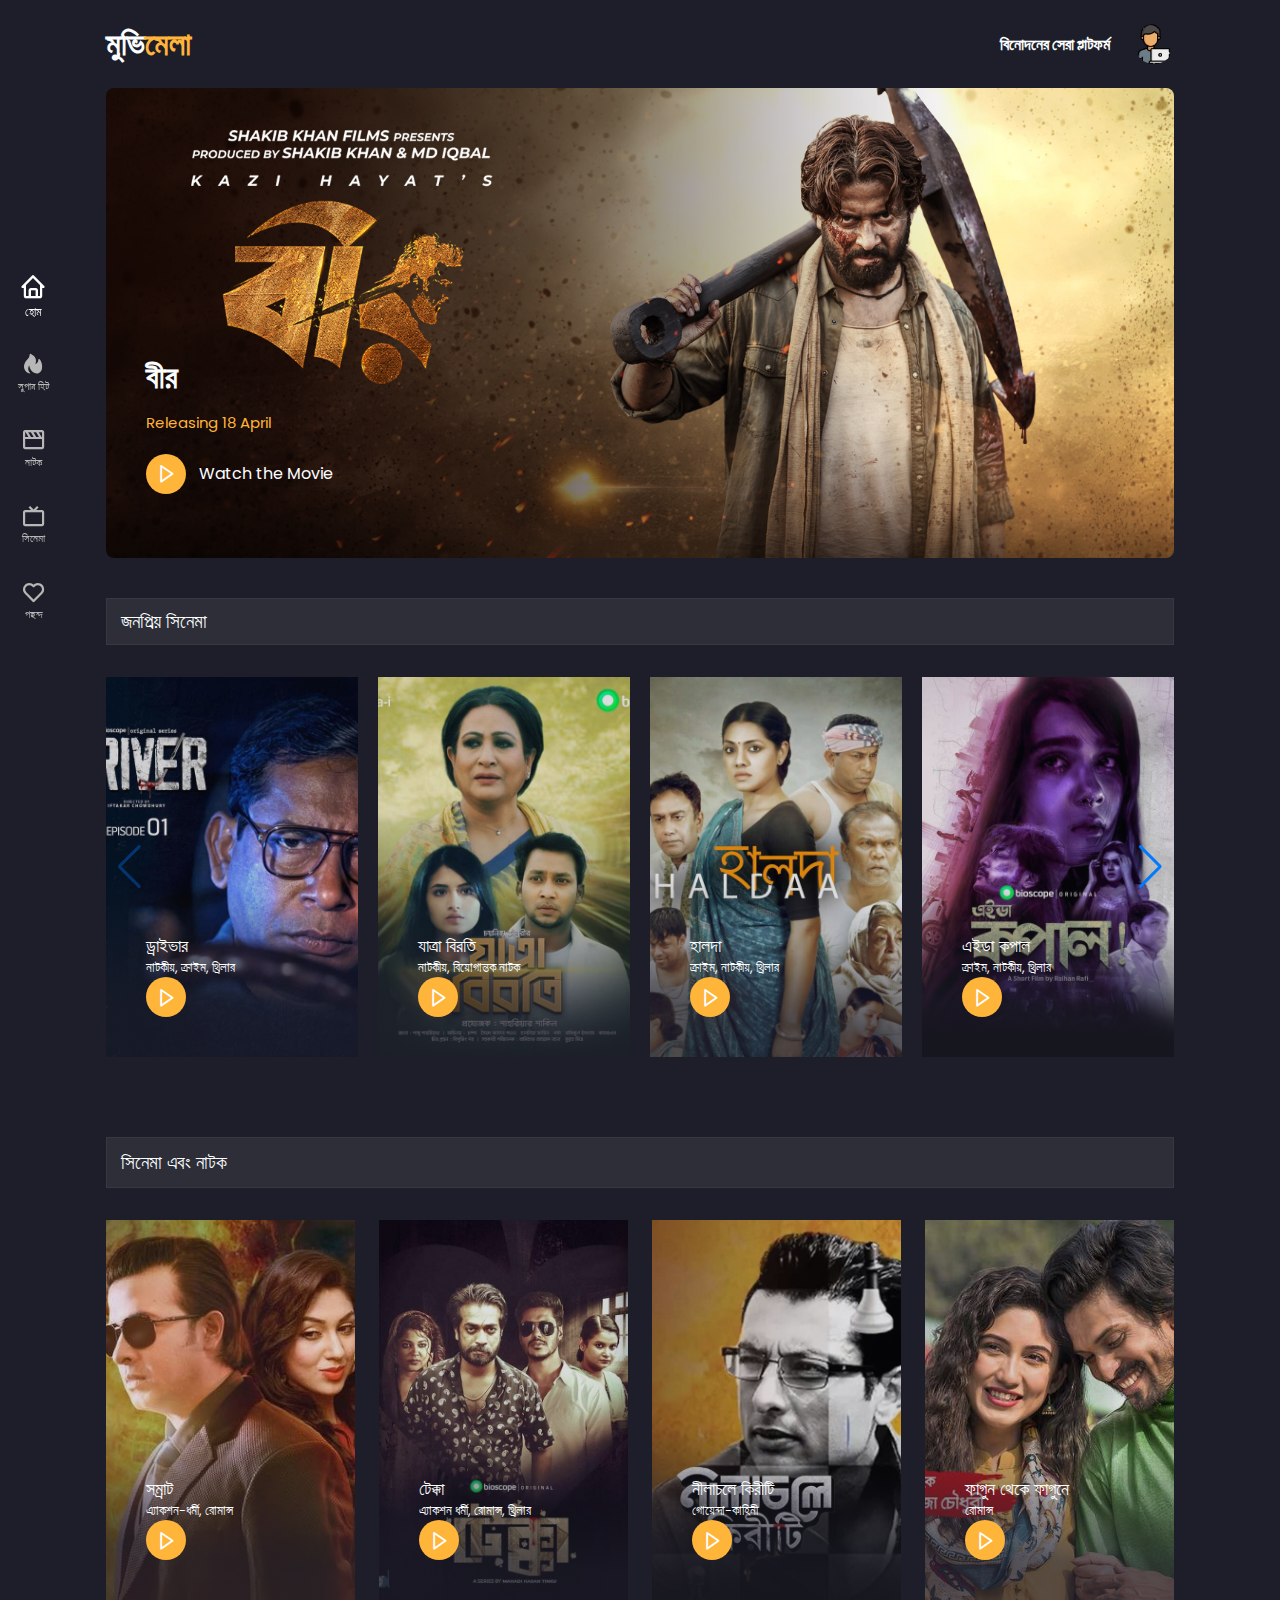
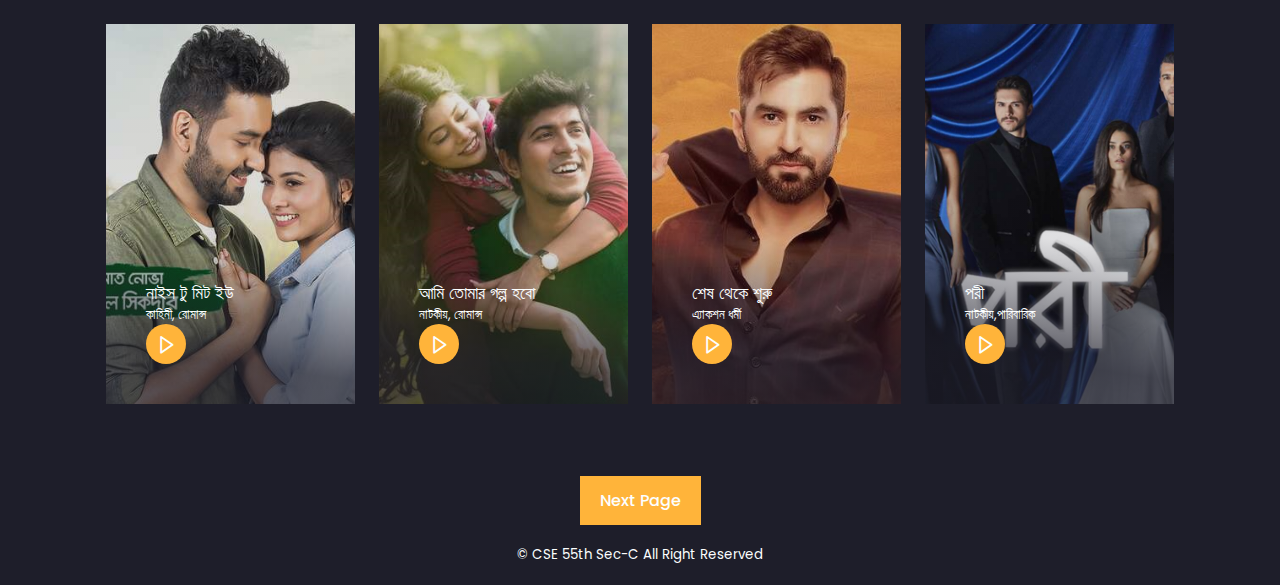
<file: index.html>
<!DOCTYPE html>
<html lang="en">
<head>
    <meta charset="UTF-8">
    <meta http-equiv="X-UA-Compatible" content="IE=edge">
    <meta name="viewport" content="width=device-width, initial-scale=1.0">
    <title>মুভিমেলা </title>
    <link rel="stylesheet" href="css/style.css">
    <link rel="stylesheet" href="css/swiper-bundle.min.css">
    <link rel="shortcut icon" href="img/fav-icon.png" type="image/x-icon">
    <link href='https://unpkg.com/boxicons@2.1.2/css/boxicons.min.css' rel='stylesheet'>

</head>
<body>
    <header>
        <div class="nav container">
            <a href="index.html" class="logo">
                মুভি<span>মেলা </span>
            </a>
            <div class="tagline">
                <h3>বিনোদনের সেরা প্লাটফর্ম</h3>
            </div>
            <!--
            <div class="search-box">
                <input type="search" name="" id="search-input" placeholder="অনুসন্ধান">
                <i class='bx bx-search'></i>

            </div>
            -->
            <a href="#" class="user">
                <img src="img/user.png" alt="" class="user-img">
            </a>

            <div class="navbar">
                <a href="#home" class="nav-link nav-active">
                    <i class='bx bx-home'></i>
                    <span class="nav-link-title">হোম</span>
                </a>
                <a href="#popular" class="nav-link">
                    <i class='bx bxs-hot' ></i>
                    <span class="nav-link-title">সুপার হিট </span>
                </a>
                <a href="play-page.html" class="nav-link">
                    <i class='bx bx-movie'></i>
                    <span class="nav-link-title">নাটক</span>
                </a>
                <a href="#movies" class="nav-link">
                    <i class='bx bx-tv' ></i>
                    <span class="nav-link-title">সিনেমা</span>
                </a>
                <a href="#home" class="nav-link">
                    <i class='bx bx-heart' ></i>
                    <span class="nav-link-title">পছন্দ</span>
                </a>
            </div>


        </div>
    </header>

<!--Landing page start-->
    <section class="home container" id="home">
        <img src="img/home-background.jpg" alt="" class="home-img">
        <div class="home-text">
            <h1 class="home-title">বীর</h1>
            <p>Releasing 18 April</p>
            <a href="play-page.html" class="watch-btn">
                <i class='bx bx-right-arrow'></i>
                <span>Watch the Movie</span>
            </a>
        </div>
    </section>
<!--Landing page end-->
<!--Popular Section start-->
    <section class="popular container" id="popular">
        <div class="heading">
            <h2 class="heading-title">জনপ্রিয় সিনেমা</h2>  
        </div>
        <div class="popular-content swiper">
            <div class="swiper-wrapper">

                <div class="swiper-slide">
                    <div class="movie-box">
                        <img src="img/popular1.jpg" alt="" class="movie-box-img">
                        <div class="box-text">
                            <h2 class="movie-title">ড্রাইভার</h2>
                            <span class="movie-type">নাটকীয়, ক্রাইম, থ্রিলার</span>
                            <a href="#" class="watch-btn play-btn">
                                <i class='bx bx-right-arrow'></i>
                            </a>
                        </div>
                    </div>
                </div>

                <div class="swiper-slide">
                    <div class="movie-box">
                        <img src="img/popular2.jpg" alt="" class="movie-box-img">
                        <div class="box-text">
                            <h2 class="movie-title">যাত্রা বিরতি</h2>
                            <span class="movie-type">নাটকীয়, বিয়োগান্তক নাটক</span>
                            <a href="#" class="watch-btn play-btn">
                                <i class='bx bx-right-arrow'></i>
                            </a>
                        </div>
                    </div>
                </div>
                <div class="swiper-slide">
                    <div class="movie-box">
                        <img src="img/popular3.jpg" alt="" class="movie-box-img">
                        <div class="box-text">
                            <h2 class="movie-title">হালদা</h2>
                            <span class="movie-type">ক্রাইম, নাটকীয়, থ্রিলার</span>
                            <a href="#" class="watch-btn play-btn">
                                <i class='bx bx-right-arrow'></i>
                            </a>
                        </div>
                    </div>
                </div>
                <div class="swiper-slide">
                    <div class="movie-box">
                        <img src="img/popular4.jpg" alt="" class="movie-box-img">
                        <div class="box-text">
                            <h2 class="movie-title">এইডা কপাল</h2>
                            <span class="movie-type">ক্রাইম, নাটকীয়, থ্রিলার</span>
                            <a href="#" class="watch-btn play-btn">
                                <i class='bx bx-right-arrow'></i>
                            </a>
                        </div>
                    </div>
                </div>
                <div class="swiper-slide">
                    <div class="movie-box">
                        <img src="img/popular5.jpg" alt="" class="movie-box-img">
                        <div class="box-text">
                            <h2 class="movie-title">কলি ২.0</h2>
                            <span class="movie-type">ক্রাইম, নাটকীয়</span>
                            <a href="#" class="watch-btn play-btn">
                                <i class='bx bx-right-arrow'></i>
                            </a>
                        </div>
                    </div>
                </div>
                <div class="swiper-slide">
                    <div class="movie-box">
                        <img src="img/popular6.jpg" alt="" class="movie-box-img">
                        <div class="box-text">
                            <h2 class="movie-title">তীরন্দাজ</h2>
                            <span class="movie-type">ক্রাইম, রোমান্স</span>
                            <a href="#" class="watch-btn play-btn">
                                <i class='bx bx-right-arrow'></i>
                            </a>
                        </div>
                    </div>
                </div>
                <div class="swiper-slide">
                    <div class="movie-box">
                        <img src="img/popular7.jpg" alt="" class="movie-box-img">
                        <div class="box-text">
                            <h2 class="movie-title">বারাম</h2>
                            <span class="movie-type">ক্রাইম, নাটকীয়</span>
                            <a href="#" class="watch-btn play-btn">
                                <i class='bx bx-right-arrow'></i>
                            </a>
                        </div>
                    </div>
                </div>
                <div class="swiper-slide">
                    <div class="movie-box">
                        <img src="img/popular8.jpg" alt="" class="movie-box-img">
                        <div class="box-text">
                            <h2 class="movie-title">বাবা থাকে বাসায়</h2>
                            <span class="movie-type">নাটকীয়,পারিবারিক</span>
                            <a href="#" class="watch-btn play-btn">
                                <i class='bx bx-right-arrow'></i>
                            </a>
                        </div>
                    </div>
                </div>
                
              </div>
              
              <div class="swiper-btn">
                <div class="swiper-button-prev"></div>
                <div class="swiper-button-next"></div>
            </div>

        </div>

    </section>
<!--Popular section end-->

<!--Movies & shows start-->
    <section class="movies container" id="movies">
        <div class="heading">
            <h2 class="heading-title">সিনেমা এবং নাটক</h2>  
        </div>
        <div class="movies-content">

            <div class="movie-box">
                <img src="img/movies1.jpg" alt="" class="movie-box-img">
                <div class="box-text">
                    <h2 class="movie-title">সম্রাট</h2>
                    <span class="movie-type">এ্যাকশন-ধর্মী, রোমান্স</span>
                    <a href="#" class="watch-btn play-btn">
                        <i class='bx bx-right-arrow'></i>
                    </a>
                </div>
            </div>

            <div class="movie-box">
                <img src="img/movies2.jpg" alt="" class="movie-box-img">
                <div class="box-text">
                    <h2 class="movie-title">টেক্কা</h2>
                    <span class="movie-type">এ্যাকশন ধর্মী, রোমান্স, থ্রিলার</span>
                    <a href="#" class="watch-btn play-btn">
                        <i class='bx bx-right-arrow'></i>
                    </a>
                </div>
            </div>

            <div class="movie-box">
                <img src="img/movies3.jpg" alt="" class="movie-box-img">
                <div class="box-text">
                    <h2 class="movie-title">নীলাচলে কিরীটি</h2>
                    <span class="movie-type">গোয়েন্দা-কাহিনী</span>
                    <a href="#" class="watch-btn play-btn">
                        <i class='bx bx-right-arrow'></i>
                    </a>
                </div>
            </div>

            <div class="movie-box">
                <img src="img/movies4.jpg" alt="" class="movie-box-img">
                <div class="box-text">
                    <h2 class="movie-title">ফাগুন থেকে ফাগুনে</h2>
                    <span class="movie-type">রোমান্স</span>
                    <a href="play-page.html" class="watch-btn play-btn">
                        <i class='bx bx-right-arrow'></i>
                    </a>
                </div>
            </div>

            <div class="movie-box">
                <img src="img/movies5.jpg" alt="" class="movie-box-img">
                <div class="box-text">
                    <h2 class="movie-title">নাইস টু মিট ইউ</h2>
                    <span class="movie-type">কাহিনী, রোমান্স</span>
                    <a href="#" class="watch-btn play-btn">
                        <i class='bx bx-right-arrow'></i>
                    </a>
                </div>
            </div>

            <div class="movie-box">
                <img src="img/movies6.jpg" alt="" class="movie-box-img">
                <div class="box-text">
                    <h2 class="movie-title">আমি তোমার গল্প হবো</h2>
                    <span class="movie-type">নাটকীয়, রোমান্স</span>
                    <a href="#" class="watch-btn play-btn">
                        <i class='bx bx-right-arrow'></i>
                    </a>
                </div>
            </div>

            <div class="movie-box">
                <img src="img/movies7.jpg" alt="" class="movie-box-img">
                <div class="box-text">
                    <h2 class="movie-title">শেষ থেকে শুরু</h2>
                    <span class="movie-type">এ্যাকশন ধর্মী</span>
                    <a href="#" class="watch-btn play-btn">
                        <i class='bx bx-right-arrow'></i>
                    </a>
                </div>
            </div>

            <div class="movie-box">
                <img src="img/movies8.jpg" alt="" class="movie-box-img">
                <div class="box-text">
                    <h2 class="movie-title">পরী</h2>
                    <span class="movie-type">নাটকীয়,পারিবারিক</span>
                    <a href="#" class="watch-btn play-btn">
                        <i class='bx bx-right-arrow'></i>
                    </a>
                </div>
            </div>

        </div>

    </section>
<!--Movies & shows end-->

<!--Next page-->
    <div class="next-page">
        <a href="#" class="next-btn">Next Page</a>

    </div>

<!--Copyright-->
<div class="copyright">
    <p>&#169; CSE 55th Sec-C All Right Reserved</p>
</div>









    <script src="js/swiper-bundle.min.js"></script>

    <script src="js/main.js"></script>
    
</body>
</html>
</file>
<file: css/style.css>
@import url('https://fonts.googleapis.com/css2?family=Poppins:wght@400;500;600;700&display=swap');
*{
    font-family: 'Poppins', sans-serif;
    margin: 0;
    padding: 0;
    scroll-behavior: smooth;
    box-sizing: border-box;
    scroll-padding-top: 2rem;
}
:root{
    --main-color: #ffb43a;
    --hover-color: hsl(37, 94%, 57%);
    --body-color: #1e1e2a;
    --container-color: #2d2e37;
    --text-color: #fcfeff;
}

/*Custom Scroll bar*/
html::-webkit-scrollbar{
    width: 0.5rem;
    background: transparent;
}
html::-webkit-scrollbar-thumb{
    background: var(--main-color);
}

/*Selection Color*/
::selection{
    background: var(--main-color);
    color: var(--text-color);
}

a{
    text-decoration: none;

}
li{
    list-style: none;

}

section{
    padding: 3rem 0 2rem;
}

img{
    width: 100%;
}
.bx{
    cursor: pointer;
}
body{
    background: var(--body-color);
    color: var(--text-color);

}
.container{
    max-width: 1068px;
    margin: auto;
    width: 100%;
}
header{
    position: fixed;
    top: 0;
    left: 0;
    width: 100%;
    background: var(--body-color);
    z-index: 100;
}
.nav{
    display: flex;
    align-items: center;
    justify-content: center;
    padding: 20px 0;
}
.logo{
    font-size: 2rem;
    color: var(--text-color);
    font-weight: 600;
    text-transform: uppercase;
    margin: 0 auto 0 0;
}
.logo span{
    color: var(--main-color);
}
.tagline{
    padding-right: 1.5rem;
}
.tagline h3{
    font-size: medium;
}
/*
.search-box{
    max-width: 240px;
    width: 100%;
    display: flex;
    align-items: center;
    column-gap: 0.7rem;
    padding: 8px 15px;
    background: var(--container-color);
    border-radius: 4rem;
    margin-right: 1rem;

}
.search-box .bx{
    font-size: 1.1rem;

}
.search-box .bx:hover{
    color: var(--main-color);

}
#search-input{
    width: 100%;
    border: none;
    outline: none;
    color: var(--text-color);
    background: transparent;
    font-size: 0.938rem;

}
*/
.user{
    display: flex;
}
.user-img{
    width: 40px;
    height: 40px;
    border-radius: 50%;
    object-fit: cover;
    object-position: center;

}

.navbar{
    position: fixed;
    top: 50%;
    transform: translateY(-50%);
    left: 18px;
    display: flex;
    flex-direction: column;
    row-gap: 2.1rem;

}
.nav-link{
    display: flex;
    flex-direction: column;
    align-items: center;
    color: #b7b7b7;
}
.nav-link:hover, 
.nav-active{
    color: var(--text-color);
    transition: 0.3s all linear;
    transform: scale(1.1);
}
.nav-link .bx{
    font-size: 1.6rem;
}
.nav-link-title{
    font-size: 0.7rem;
}

.home{
    position: relative;
    min-height: 470px;
    display: flex;
    align-items: center;
    margin-top: 5rem !important;
    border-radius: 0.5rem;
}
.home-img{
    position: absolute;
    width: 100%;
    height: 100%;
    z-index: -1;
    object-fit: cover;
    border-radius: 0.5rem;
}
.home-text{
    padding-left: 40px;
    padding-top: 200px;
}
.home-title{
    font-size: 2rem;
    font-weight: 600;
}
.home-text p{
    font-size: 0.938rem;
    margin: 10px 0 20px;
    color: var(--main-color);
}
.watch-btn{
    display: flex;
    align-items: center;
    column-gap: 0.8rem;
    color: var(--text-color);
}
.watch-btn .bx{
    font-size: 21px;
    background: var(--main-color);
    width: 40px;
    height: 40px;
    border-radius: 50%;
    display: flex;
    align-items: center;
    justify-content: center;
}

.watch-btn .bx:hover{
    background: var(--hover-color);
}
.watch-btn span{
    font-size: 1rem;
    font-weight: 400;
}
.heading{
    display: flex;
    align-items: center;
    justify-content: space-between;
    background: var(--container-color);
    padding: 8px 14px;
    border: 1px solid hsl(200 100% 99% / 5%);
    margin-bottom: 2rem;
}

.heading-title{
    font-size: 1.2rem;
    font-weight: 500;
}
.movie-box{
    position: relative;
    width: 100%;
    height: 380px;
    overflow: hidden;
}
.movie-box-img{
    width: 100%;
    height: 100%;
    object-fit: cover;
    
}
.movie-box .box-text{
    position: absolute;
    bottom: 0;
    left: 0;
    width: 100%;
    height: 100%;
    display: flex;
    flex-direction: column;
    justify-content: flex-end;
    padding: 40px;
    background: linear-gradient(
        8deg, 
        hsl(240 17% 14%/74%) 14%, 
        hsl(240 17% 14%/14%) 44%
        );
    overflow: hidden;
}
.movie-title{
    font-size: 1.1rem;
    font-weight: 500;

}
.movie-type{
    font-size: 0.800rem;
}

/*
.swiper-btn{
    display: flex;
}
/*
.swiper-btn-prev,
.swiper-btn-next{
    position: static !important;
    margin: 0 0 0 10px !important;
}
.swiper-btn-prev::after,
.swiper-btn-next::after{
    color: var(--text-color);
}
*/

.movies .heading{
    padding: 10px 14px;
}
.movies-content{
    display: grid;
    grid-template-columns: repeat(auto-fit, minmax(247px, 1fr));
    gap: 1.5rem;
}
.movies-content .movie-box:hover .movie-box-img{
    transform: scale(1.1);
    transition: 0.5s;
}
.next-page{
    display: flex;
    align-items: center;
    justify-content: center;
    margin-top: 2.5rem;
}
.next-btn{
    background: var(--main-color);
    padding: 12px 20px;
    color: var(--text-color);
    font-weight: 500;
}
.next-btn:hover{
    background: var(--container-color);
    transition: 0.3s all linear;
}
.copyright{
    text-align: center;
    padding: 20px;
    font-size: smaller;
}
.play-container{
    position: relative;
    min-height: 540px;
    margin-top: 5rem !important;
}
.play-img{
    position: absolute;
    width: 100%;
    height: 100%;
    object-fit: cover;
    object-position: center;
    z-index: -1;
}
.play-text{
    position: absolute;
    bottom: 0;
    left: 0;
    width: 100%;
    height: 100%;
    display: flex;
    flex-direction: column;
    justify-content: flex-end;
    padding: 40px;
    background: linear-gradient(
        8deg, 
        hsl(240 17% 14%/74%) 14%, 
        hsl(240 17% 14%/14%) 44%
        );
}
.play-text h2{
    font-size: 1.5rem;
    font-weight: 600;
}
.rating{
    display: flex;
    align-items: center;
    column-gap: 2px;
    font-size: 1.1rem;
    color: var(--main-color);
    margin-top: 4px;
}
.tags{
    display: flex;
    align-items: center;
    column-gap: 8px;
    margin: 1rem 0;
}
.tags span{
    background: var(--container-color);
    padding: 0 4px;
}
.play-movie{
    position: absolute;
    bottom: 18rem;
    right: 10rem;
    display: flex !important;
    align-items: center;
    justify-content: center;
    width: 45px;
    height: 45px;
    border-radius: 50%;
    background: var(--main-color);
    font-size: 24px;
    animation: animate 2s linear infinite;
}
@keyframes animate{
    0%{
        box-shadow: 0 0 0 0 rgb(255, 180, 58, 0.7);
    }
    40%{
        box-shadow: 0 0 0 50px rgb(255, 193, 7, 0);
    }
    80%{
        box-shadow: 0 0 0 50px rgb(255, 193, 7, 0);
    }
    100%{
        box-shadow: 0 0 0 rgb(255, 193, 7, 0);
    }
}
.video-container{
    position: fixed;
    top: 0;
    
    display: none;
    align-items: center;
    width: 100%;
    height: 100vh;
    background: hsl(234 10% 20% / 60%);
    z-index: 400;
}
.video-container.show-video{
    display: flex;
}

.video-box{
    position: relative;
    width: 75%;
}
.video-box #myvideo{
    width: 100%;
    aspect-ratio: 16/9;
}
.close-video{
    position: absolute;
    top: -3rem;
    right: 0;
    font-size: 40px;
    color: var(--main-color);

}
.about-movie{
    margin-top: 2rem !important;
}
.about-movie h2{
    font-size: 1.4rem;
    font-weight: 600;
    color: var(--main-color);
}
.about-movie h3{
    margin-top: 1rem;
    font-size: 1rem;
    font-weight: 600;
}
.about-movie p{
    max-width: 600px;
    font-size: 00.850rem;
    margin: 10px 0;
}
.cast-heading{
    font-size: 1.2rem;
    font-weight: 600;
    margin-bottom: 1rem;
    color: var(--main-color);
}
.cast{
    display: grid;
    grid-template-columns: repeat(auto-fit, minmax(150px, 150px));
    gap: 1rem;
}
.cast-img{
    width: 150px;
    height: 180px;
    object-fit: cover;
    object-position: center;
}
.download{
    max-width: 800px;
    width: 1005;
    margin: auto;
    display: grid;
    justify-content: center;
    margin-top: 2rem;
}
.download-title{
    text-align: center;
    font-size: 1.4rem;
    font-weight: 500;
    margin: 1.6rem 0;
    color: var(--main-color);
}
.download-links{
    display: grid;
    grid-template-columns: repeat(3, 1fr);
    gap: 10px;
    margin-bottom: 2rem;
}
.download-links a{
    text-align: center;
    background: var(--main-color);
    padding: 12px 24px;
    color: var(--body-color);
    letter-spacing: 1px;
    font-weight: 500;
}
.download-links a:hover{
    background: var(--container-color);
    color: var(--text-color);
    transition: 00.3s;
}

/* Responsive */
@media (max-width: 1170px){
    .navbar{
        bottom: 0;
        left: 0;
        right: 0;
        top: auto;
        transform: translateY(0);
        flex-direction: row;
        justify-content: space-evenly;
        row-gap: 1px;
        padding: 10px;
        border-top: 1px solid hsl(200 100% 99% / 5%);
        background: linear-gradient(
            8deg,
            hsl(240 17% 14% / 100%) 5%,
            hsl(240 17% 14% / 90%) 100%
        );

    }
    .nav-link .bx {
        font-size: 1.5rem;
    }
    .copyright {
        margin-bottom: 4rem;
    }
    
}
@media (max-width: 1060px){
    .container {
        margin: 0 auto;
        width: 95%;
    }
}
@media (max-width: 991px){
    .movie-box {
        height: 340px;
    }
    .movies-content{
        grid-template-columns: repeat(auto-fit, minmax(214px, 1fr));
    }
}
@media (max-width: 888px){
    .nav{
        padding: 14px 0;
    }
    .home{
        min-height: 440px;
        margin-top: 4rem !important;
    }
    .home-text{
        padding-left: 25px;
    }
    .home-title{
        font-size: 1.6rem;
    }
    .watch-btn span{
        font-size: 0.9rem;
    }
    .movie-title{
        font-size: 1rem;
        padding-right: 30px;
    }
    .play-container{
        min-height: 440px;
        margin-top: 4rem !important;
    }
    .play-movie{
        bottom: 14rem;
        right: 4rem;
    }
    .cast{
        justify-content: center;
    }
}
</file>
